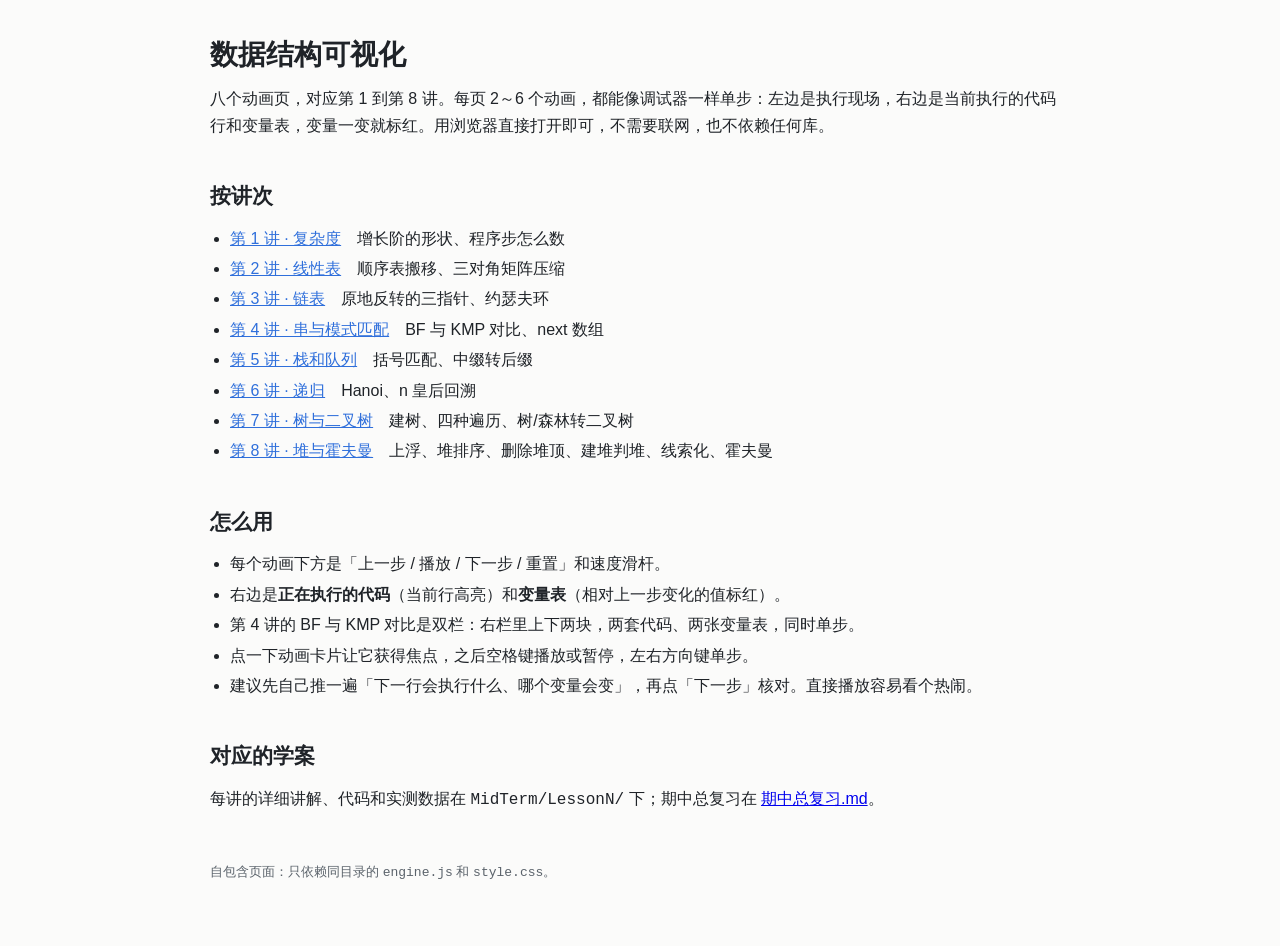
<file: DataStructure/MidTerm/viz/index.html>
<!doctype html>
<html lang="zh-CN">
<head>
<meta charset="utf-8">
<meta name="viewport" content="width=device-width, initial-scale=1">
<title>数据结构可视化 · 第 1-8 讲</title>
<link rel="stylesheet" href="style.css">
</head>
<body>
<div class="wrap text">
<h1>数据结构可视化</h1>
<p>八个动画页，对应第 1 到第 8 讲。每页 2～6 个动画，都能像调试器一样单步：左边是执行现场，右边是当前执行的代码行和变量表，变量一变就标红。用浏览器直接打开即可，不需要联网，也不依赖任何库。</p>

<h2>按讲次</h2>
<ul class="plain links">
  <li><a href="l1.html">第 1 讲 · 复杂度</a>　增长阶的形状、程序步怎么数</li>
  <li><a href="l2.html">第 2 讲 · 线性表</a>　顺序表搬移、三对角矩阵压缩</li>
  <li><a href="l3.html">第 3 讲 · 链表</a>　原地反转的三指针、约瑟夫环</li>
  <li><a href="l4.html">第 4 讲 · 串与模式匹配</a>　BF 与 KMP 对比、next 数组</li>
  <li><a href="l5.html">第 5 讲 · 栈和队列</a>　括号匹配、中缀转后缀</li>
  <li><a href="l6.html">第 6 讲 · 递归</a>　Hanoi、n 皇后回溯</li>
  <li><a href="l7.html">第 7 讲 · 树与二叉树</a>　建树、四种遍历、树/森林转二叉树</li>
  <li><a href="l8.html">第 8 讲 · 堆与霍夫曼</a>　上浮、堆排序、删除堆顶、建堆判堆、线索化、霍夫曼</li>
</ul>

<h2>怎么用</h2>
<ul class="plain">
  <li>每个动画下方是「上一步 / 播放 / 下一步 / 重置」和速度滑杆。</li>
  <li>右边是<strong>正在执行的代码</strong>（当前行高亮）和<strong>变量表</strong>（相对上一步变化的值标红）。</li>
  <li>第 4 讲的 BF 与 KMP 对比是双栏：右栏里上下两块，两套代码、两张变量表，同时单步。</li>
  <li>点一下动画卡片让它获得焦点，之后空格键播放或暂停，左右方向键单步。</li>
  <li>建议先自己推一遍「下一行会执行什么、哪个变量会变」，再点「下一步」核对。直接播放容易看个热闹。</li>
</ul>

<h2>对应的学案</h2>
<p>每讲的详细讲解、代码和实测数据在 <code>MidTerm/LessonN/</code> 下；期中总复习在 <a href="../期中总复习.md">期中总复习.md</a>。</p>

<footer>自包含页面：只依赖同目录的 <code>engine.js</code> 和 <code>style.css</code>。</footer>
</div>
</body>
</html>
</file>
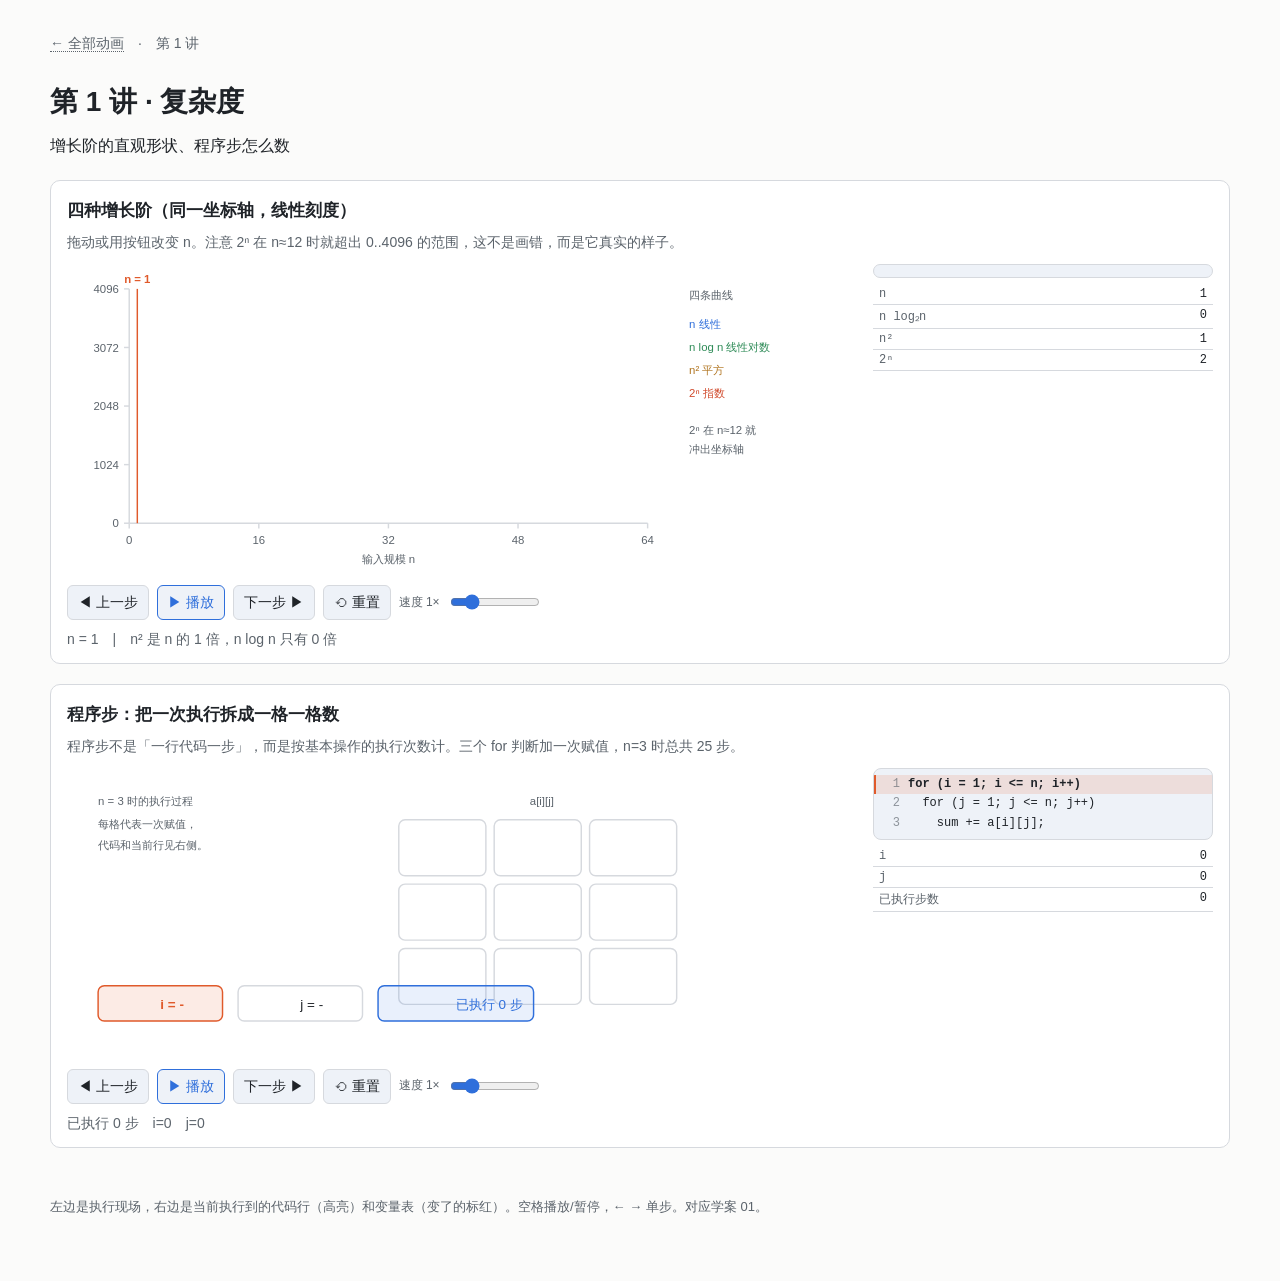
<file: DataStructure/MidTerm/viz/l1.html>
<!doctype html>
<html lang="zh-CN">
<head>
<meta charset="utf-8">
<meta name="viewport" content="width=device-width, initial-scale=1">
<title>第 1 讲 · 复杂度 · 数据结构可视化</title>
<link rel="stylesheet" href="style.css">
</head>
<body>
<div class="wrap">
<nav class="top"><a href="index.html">← 全部动画</a>　·　第 1 讲</nav>
<h1>第 1 讲 · 复杂度</h1>
<p>增长阶的直观形状、程序步怎么数</p>

<div id="a1"></div>
<div id="a2"></div>

<footer>左边是执行现场，右边是当前执行到的代码行（高亮）和变量表（变了的标红）。空格播放/暂停，← → 单步。对应学案 01。</footer>
</div>
<script src="engine.js"></script>
<script src="l1.js"></script>
</body>
</html>
</file>
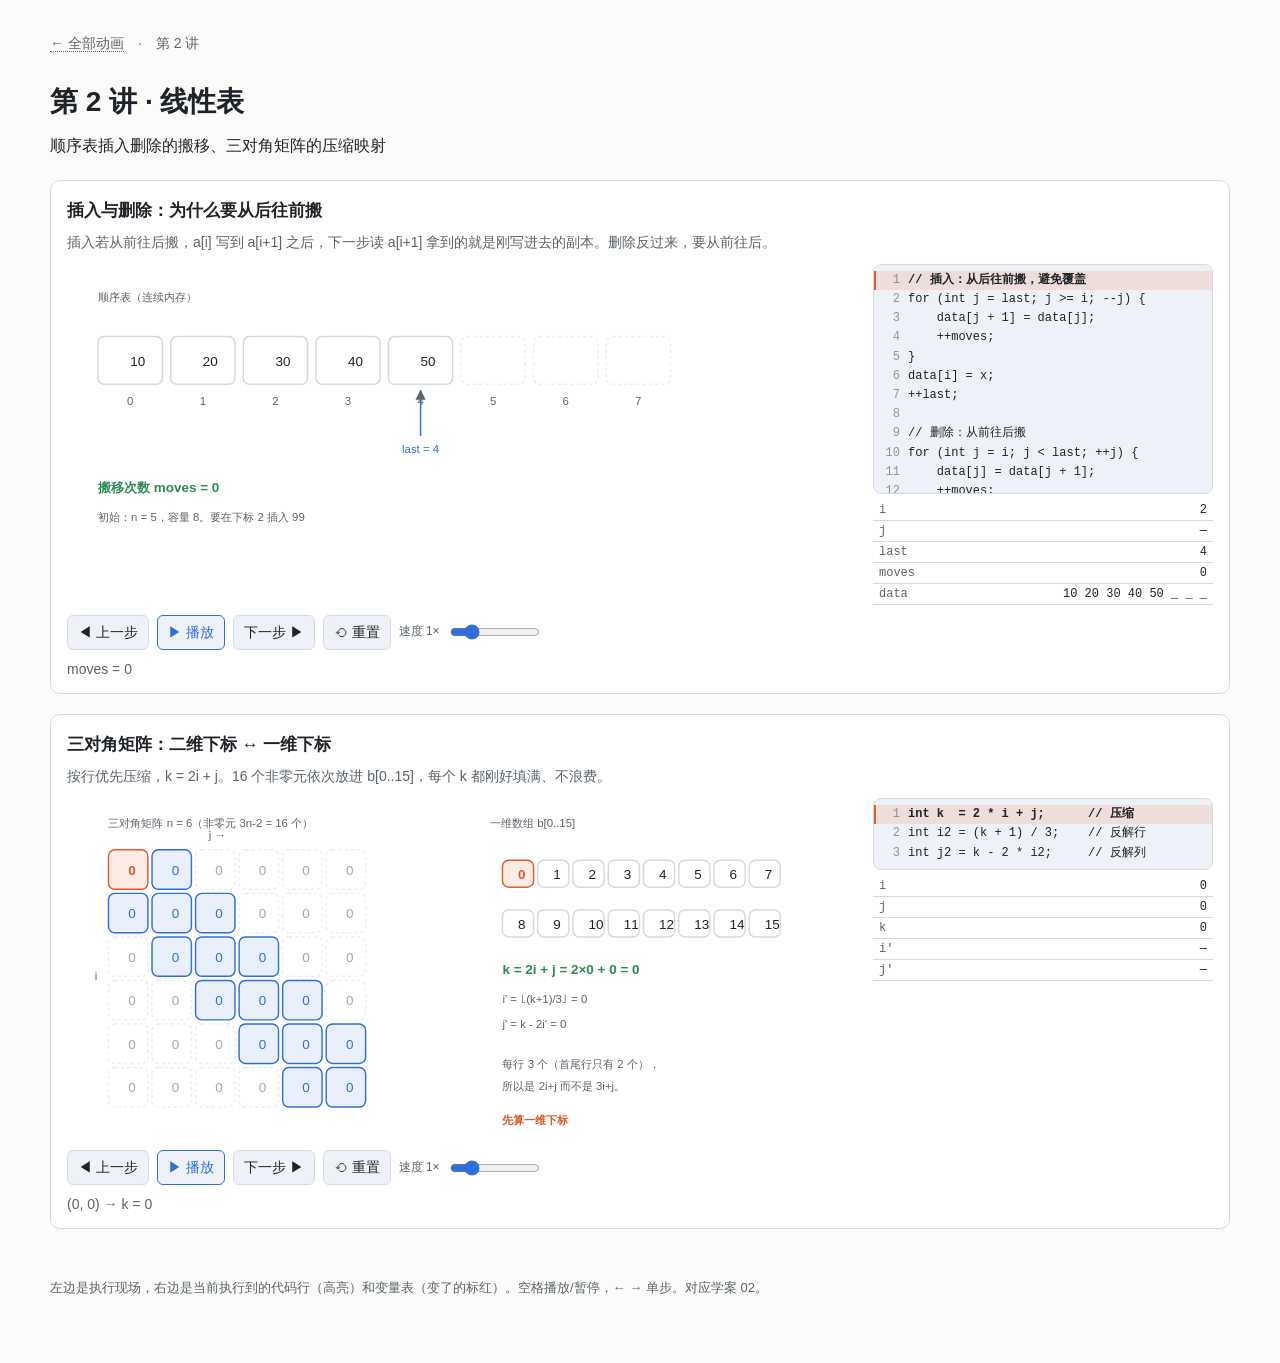
<file: DataStructure/MidTerm/viz/l2.html>
<!doctype html>
<html lang="zh-CN">
<head>
<meta charset="utf-8">
<meta name="viewport" content="width=device-width, initial-scale=1">
<title>第 2 讲 · 线性表 · 数据结构可视化</title>
<link rel="stylesheet" href="style.css">
</head>
<body>
<div class="wrap">
<nav class="top"><a href="index.html">← 全部动画</a>　·　第 2 讲</nav>
<h1>第 2 讲 · 线性表</h1>
<p>顺序表插入删除的搬移、三对角矩阵的压缩映射</p>

<div id="a1"></div>
<div id="a2"></div>

<footer>左边是执行现场，右边是当前执行到的代码行（高亮）和变量表（变了的标红）。空格播放/暂停，← → 单步。对应学案 02。</footer>
</div>
<script src="engine.js"></script>
<script src="l2.js"></script>
</body>
</html>
</file>
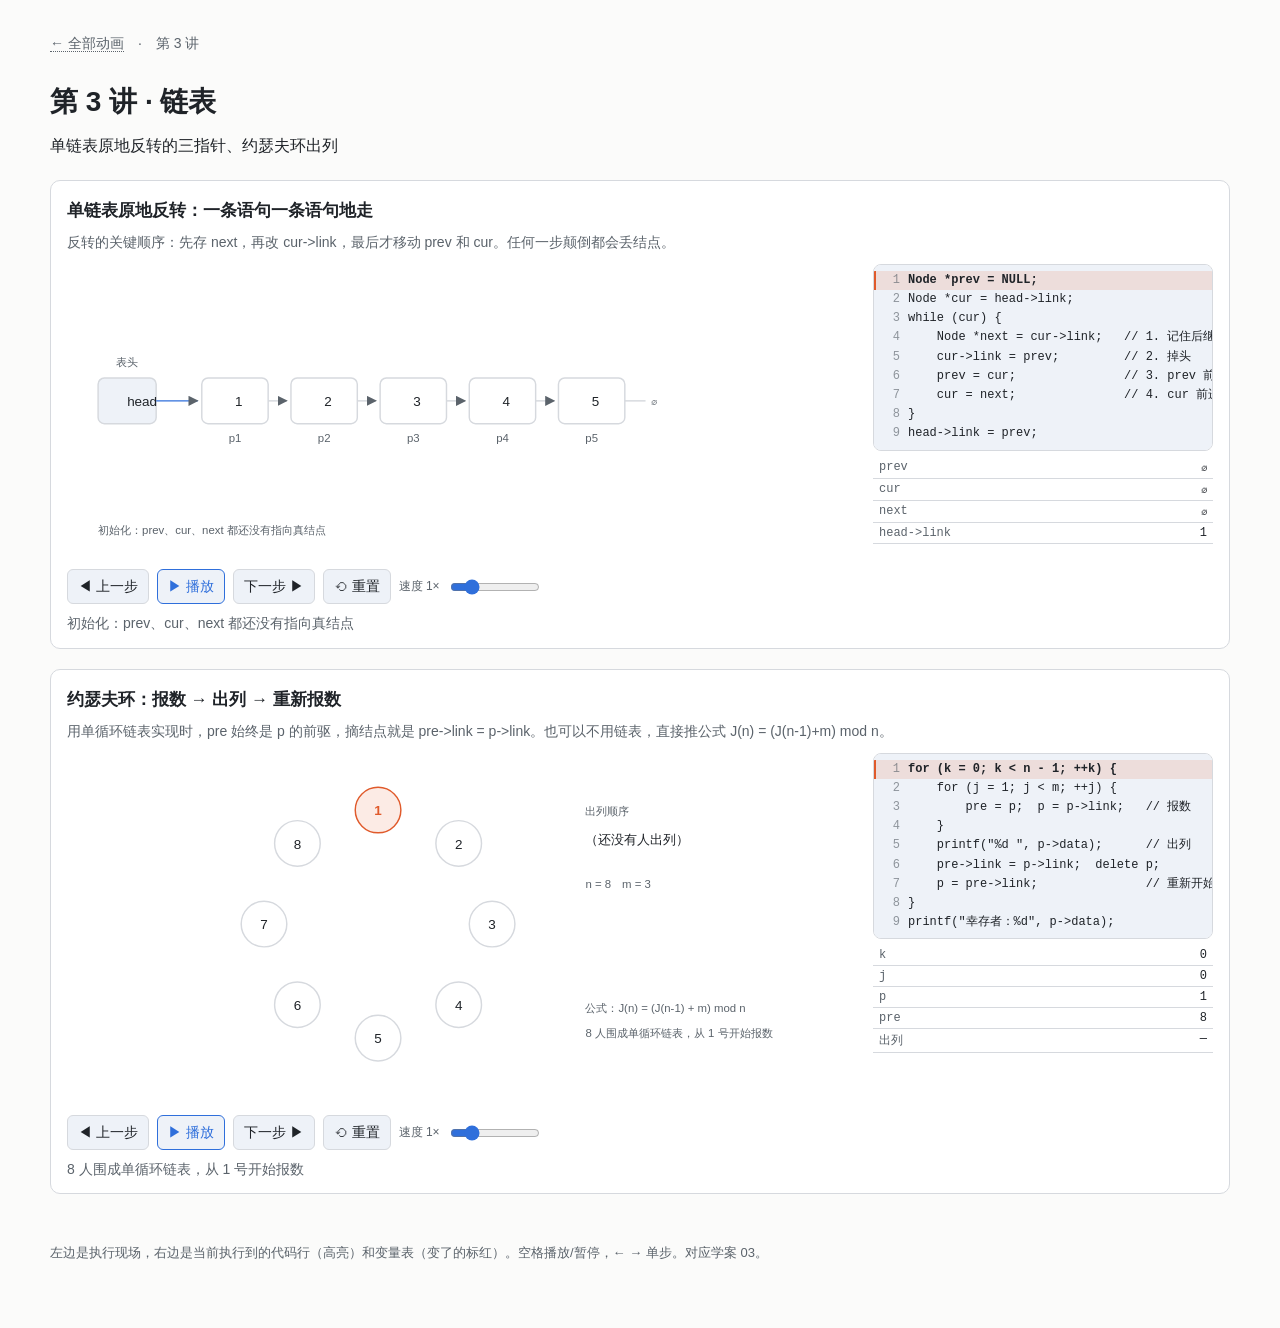
<file: DataStructure/MidTerm/viz/l3.html>
<!doctype html>
<html lang="zh-CN">
<head>
<meta charset="utf-8">
<meta name="viewport" content="width=device-width, initial-scale=1">
<title>第 3 讲 · 链表 · 数据结构可视化</title>
<link rel="stylesheet" href="style.css">
</head>
<body>
<div class="wrap">
<nav class="top"><a href="index.html">← 全部动画</a>　·　第 3 讲</nav>
<h1>第 3 讲 · 链表</h1>
<p>单链表原地反转的三指针、约瑟夫环出列</p>

<div id="a1"></div>
<div id="a2"></div>

<footer>左边是执行现场，右边是当前执行到的代码行（高亮）和变量表（变了的标红）。空格播放/暂停，← → 单步。对应学案 03。</footer>
</div>
<script src="engine.js"></script>
<script src="l3.js"></script>
</body>
</html>
</file>
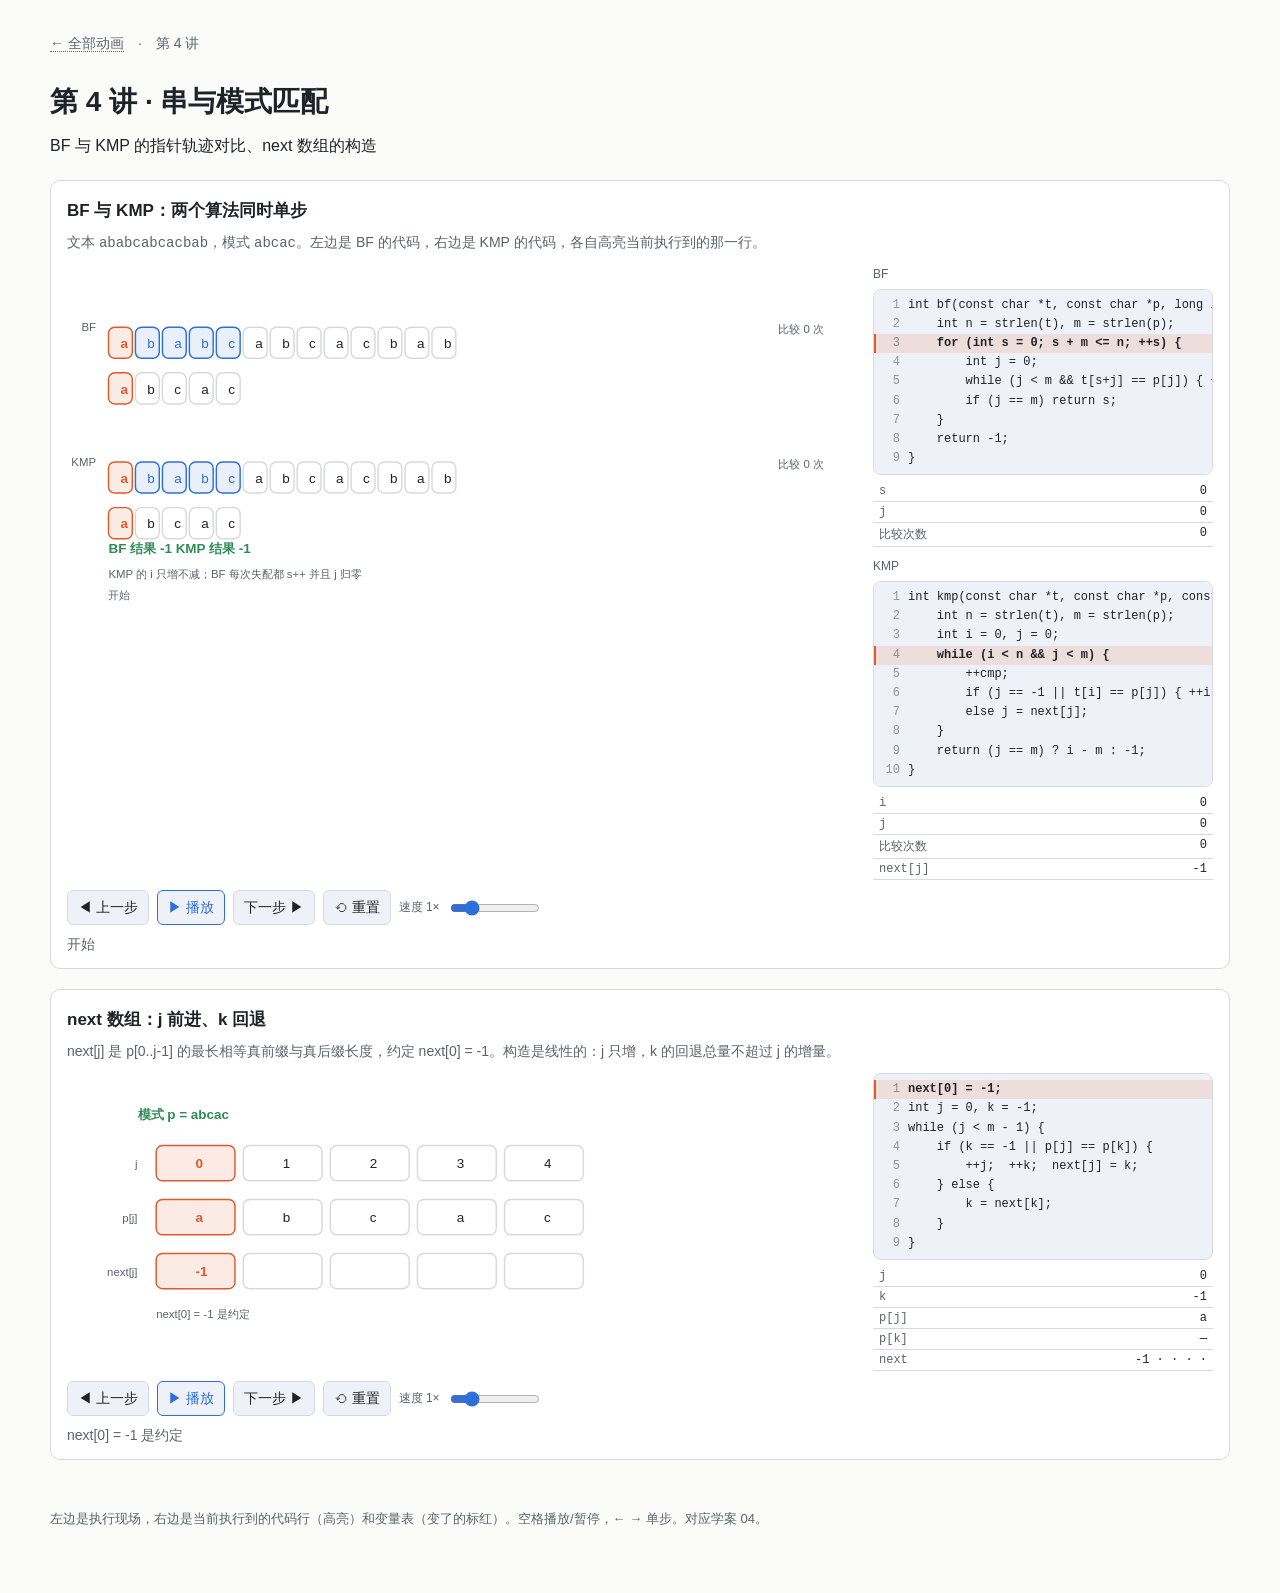
<file: DataStructure/MidTerm/viz/l4.html>
<!doctype html>
<html lang="zh-CN">
<head>
<meta charset="utf-8">
<meta name="viewport" content="width=device-width, initial-scale=1">
<title>第 4 讲 · 串与模式匹配 · 数据结构可视化</title>
<link rel="stylesheet" href="style.css">
</head>
<body>
<div class="wrap">
<nav class="top"><a href="index.html">← 全部动画</a>　·　第 4 讲</nav>
<h1>第 4 讲 · 串与模式匹配</h1>
<p>BF 与 KMP 的指针轨迹对比、next 数组的构造</p>

<div id="a1"></div>
<div id="a2"></div>

<footer>左边是执行现场，右边是当前执行到的代码行（高亮）和变量表（变了的标红）。空格播放/暂停，← → 单步。对应学案 04。</footer>
</div>
<script src="engine.js"></script>
<script src="l4.js"></script>
</body>
</html>
</file>
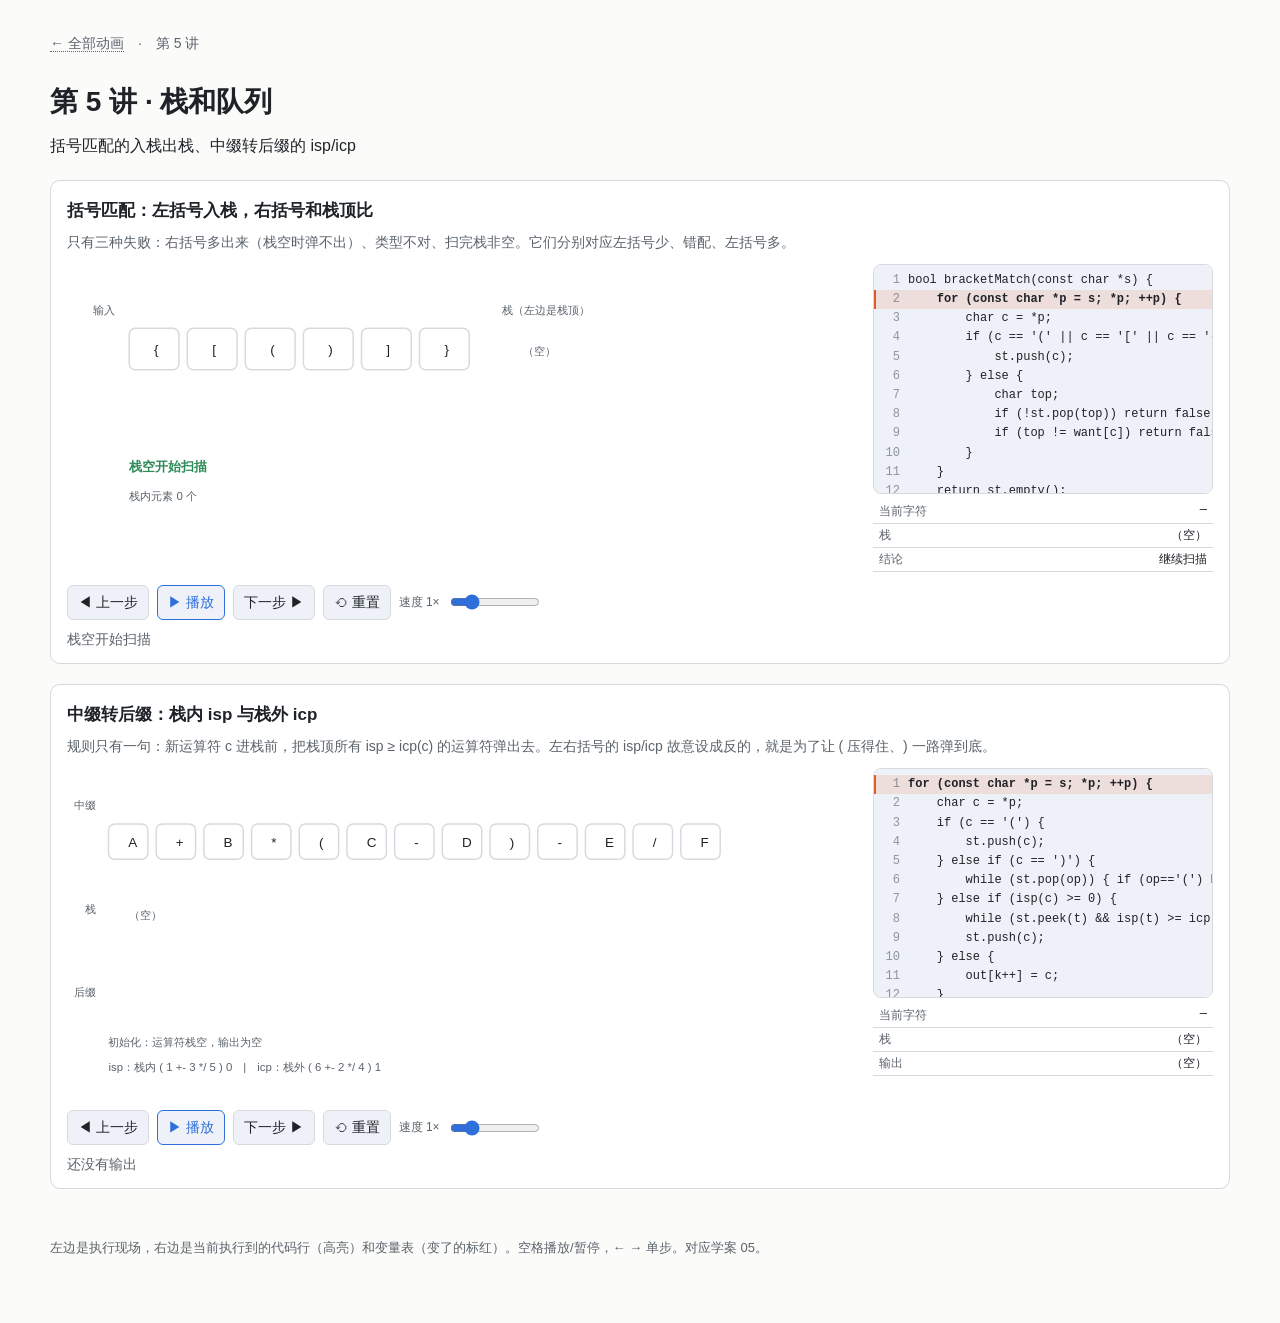
<file: DataStructure/MidTerm/viz/l5.html>
<!doctype html>
<html lang="zh-CN">
<head>
<meta charset="utf-8">
<meta name="viewport" content="width=device-width, initial-scale=1">
<title>第 5 讲 · 栈和队列 · 数据结构可视化</title>
<link rel="stylesheet" href="style.css">
</head>
<body>
<div class="wrap">
<nav class="top"><a href="index.html">← 全部动画</a>　·　第 5 讲</nav>
<h1>第 5 讲 · 栈和队列</h1>
<p>括号匹配的入栈出栈、中缀转后缀的 isp/icp</p>

<div id="a1"></div>
<div id="a2"></div>

<footer>左边是执行现场，右边是当前执行到的代码行（高亮）和变量表（变了的标红）。空格播放/暂停，← → 单步。对应学案 05。</footer>
</div>
<script src="engine.js"></script>
<script src="l5.js"></script>
</body>
</html>
</file>
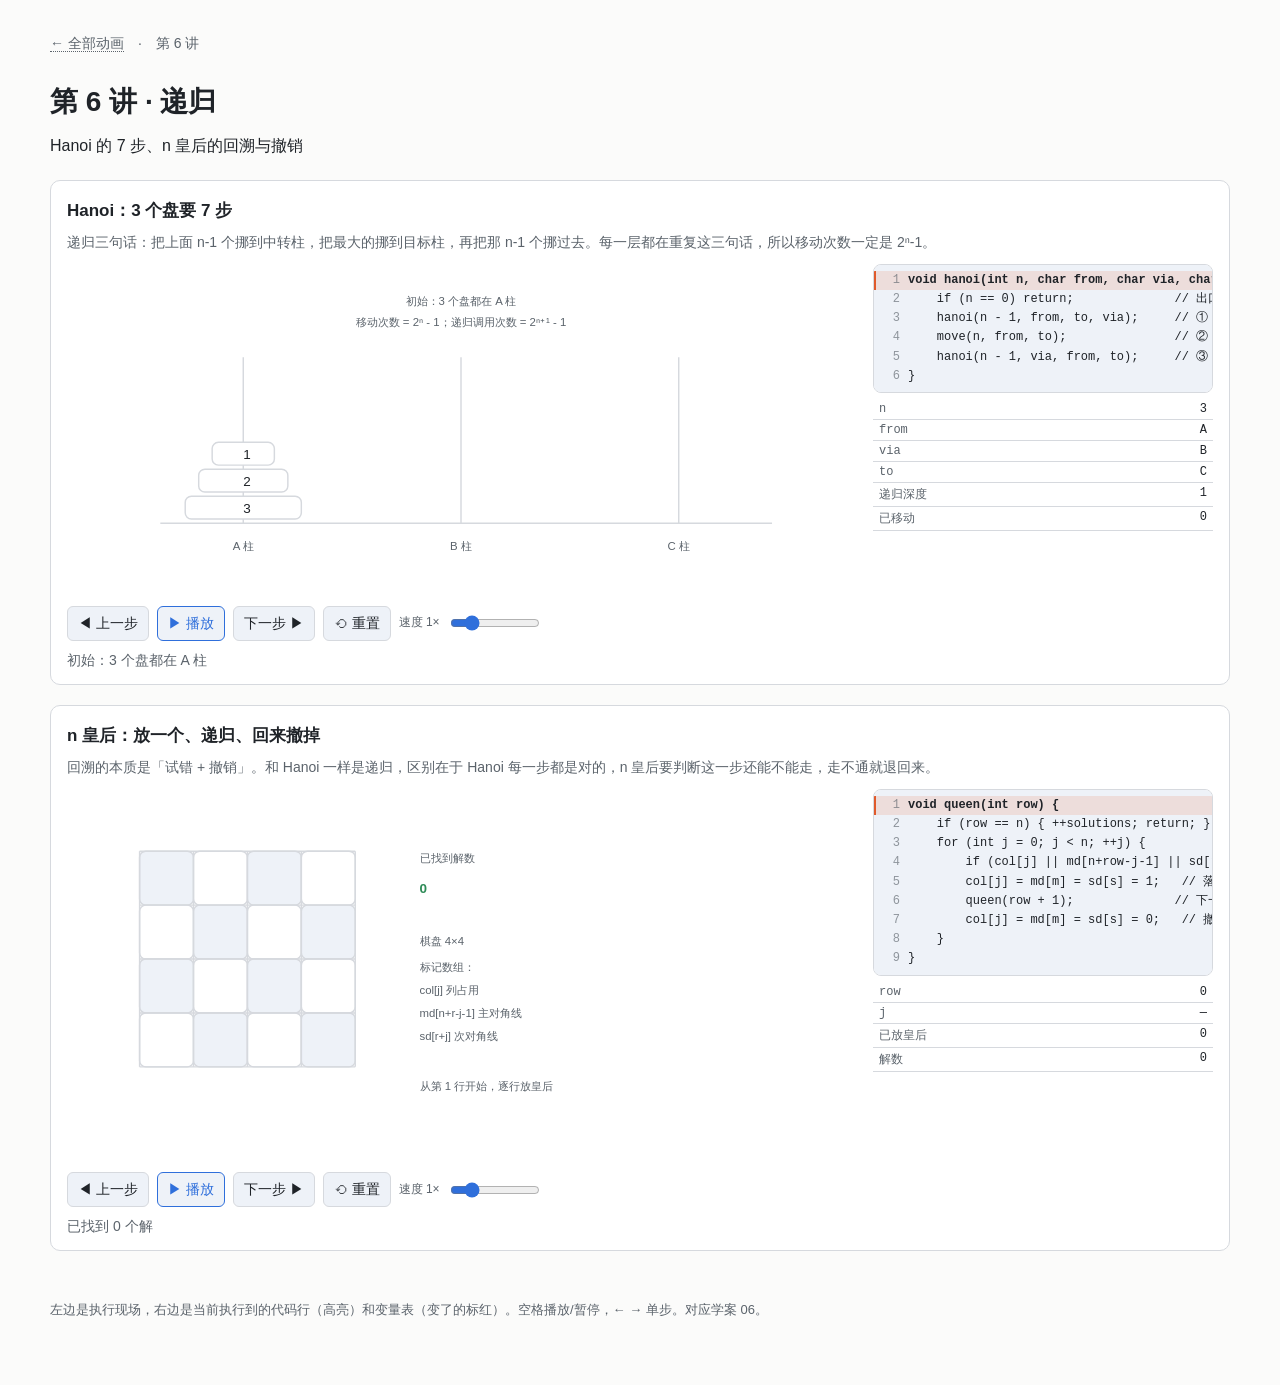
<file: DataStructure/MidTerm/viz/l6.html>
<!doctype html>
<html lang="zh-CN">
<head>
<meta charset="utf-8">
<meta name="viewport" content="width=device-width, initial-scale=1">
<title>第 6 讲 · 递归 · 数据结构可视化</title>
<link rel="stylesheet" href="style.css">
</head>
<body>
<div class="wrap">
<nav class="top"><a href="index.html">← 全部动画</a>　·　第 6 讲</nav>
<h1>第 6 讲 · 递归</h1>
<p>Hanoi 的 7 步、n 皇后的回溯与撤销</p>

<div id="a1"></div>
<div id="a2"></div>

<footer>左边是执行现场，右边是当前执行到的代码行（高亮）和变量表（变了的标红）。空格播放/暂停，← → 单步。对应学案 06。</footer>
</div>
<script src="engine.js"></script>
<script src="l6.js"></script>
</body>
</html>
</file>
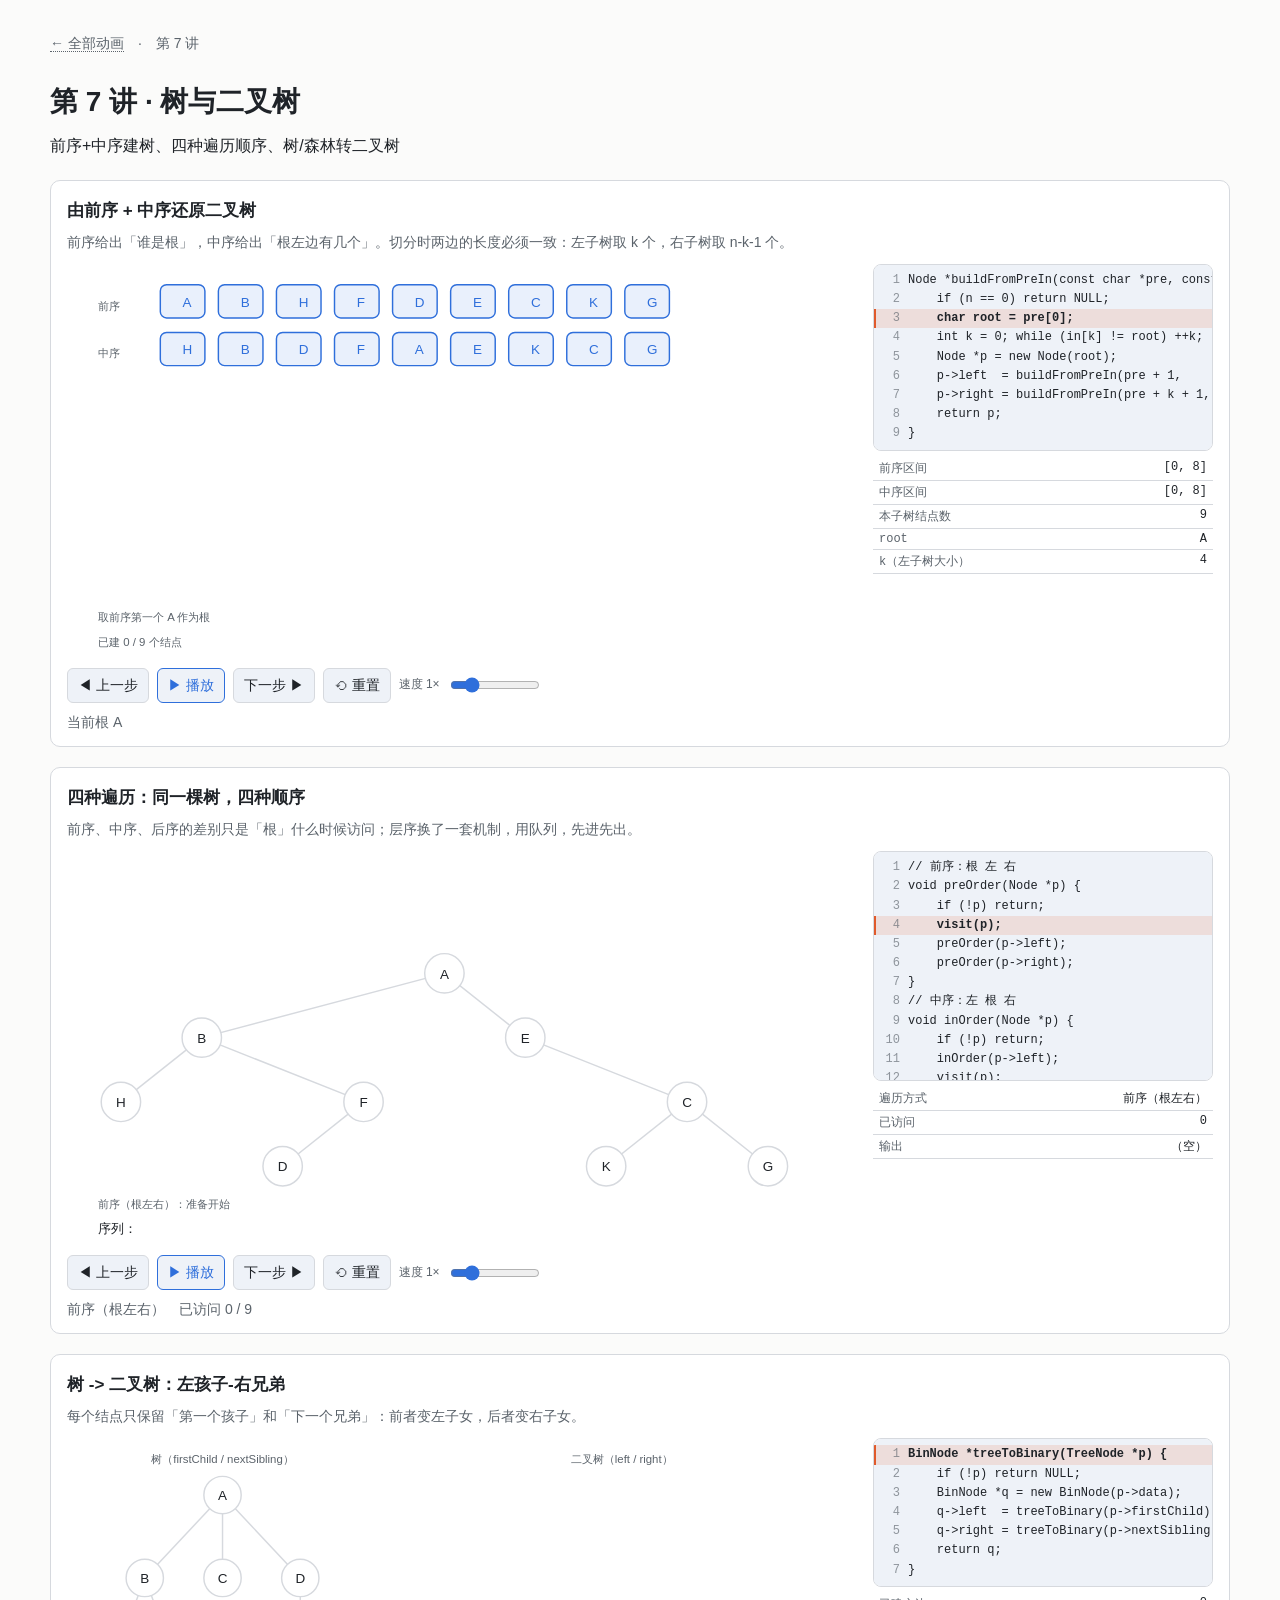
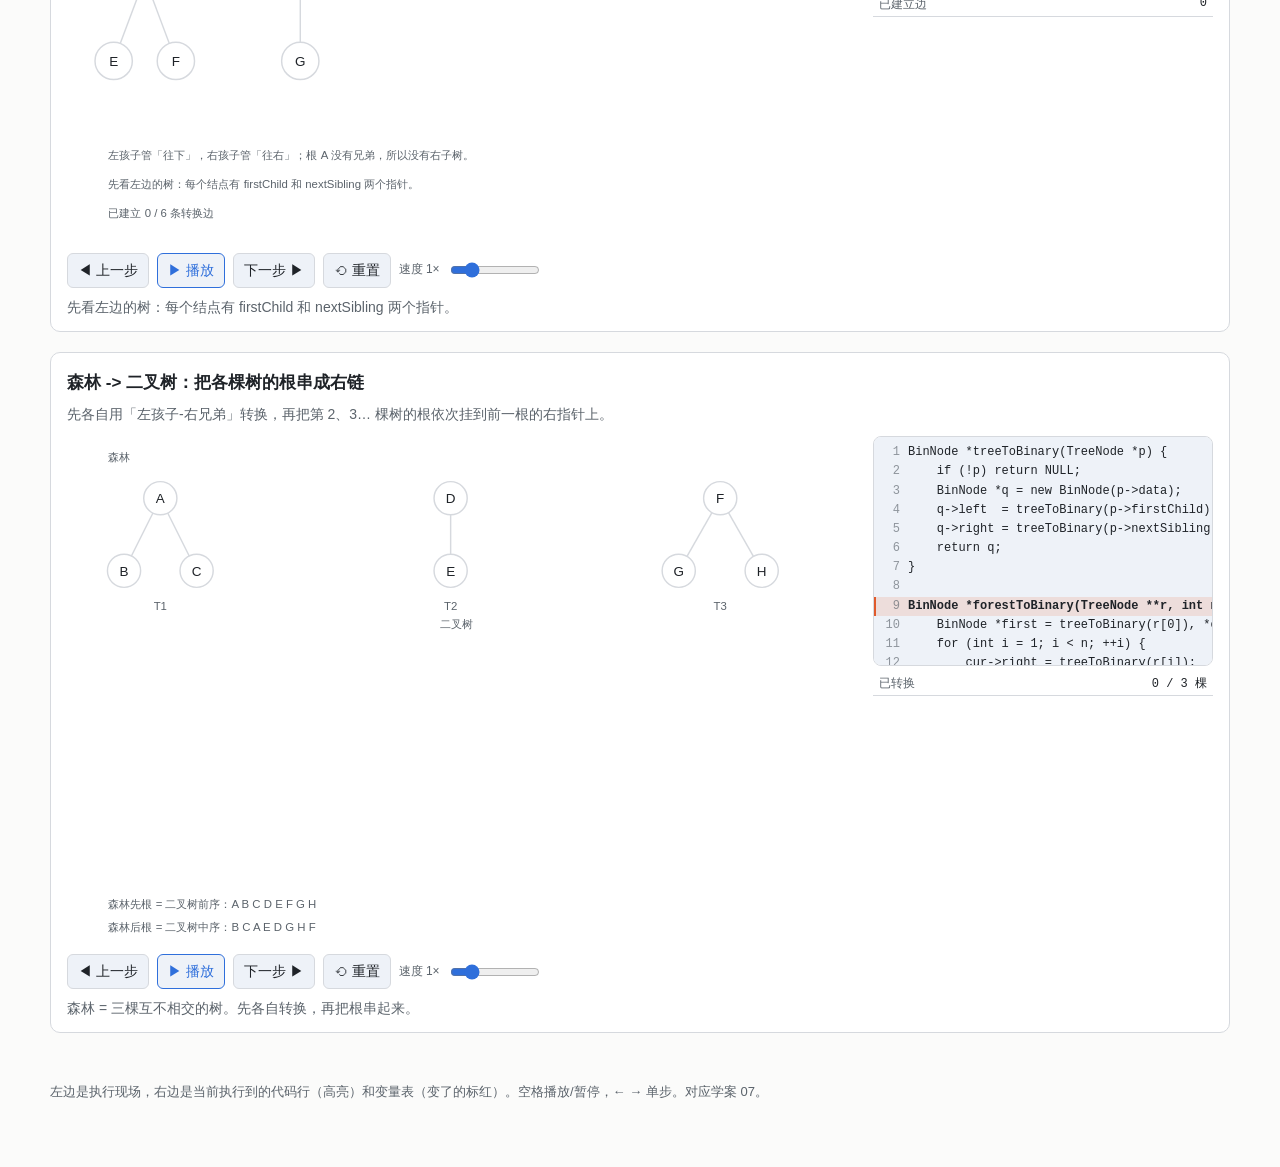
<file: DataStructure/MidTerm/viz/l7.html>
<!doctype html>
<html lang="zh-CN">
<head>
<meta charset="utf-8">
<meta name="viewport" content="width=device-width, initial-scale=1">
<title>第 7 讲 · 树与二叉树 · 数据结构可视化</title>
<link rel="stylesheet" href="style.css">
</head>
<body>
<div class="wrap">
<nav class="top"><a href="index.html">← 全部动画</a>　·　第 7 讲</nav>
<h1>第 7 讲 · 树与二叉树</h1>
<p>前序+中序建树、四种遍历顺序、树/森林转二叉树</p>

<div id="a1"></div>
<div id="a2"></div>
<div id="a3"></div>
<div id="a4"></div>

<footer>左边是执行现场，右边是当前执行到的代码行（高亮）和变量表（变了的标红）。空格播放/暂停，← → 单步。对应学案 07。</footer>
</div>
<script src="engine.js"></script>
<script src="l7.js"></script>
</body>
</html>
</file>
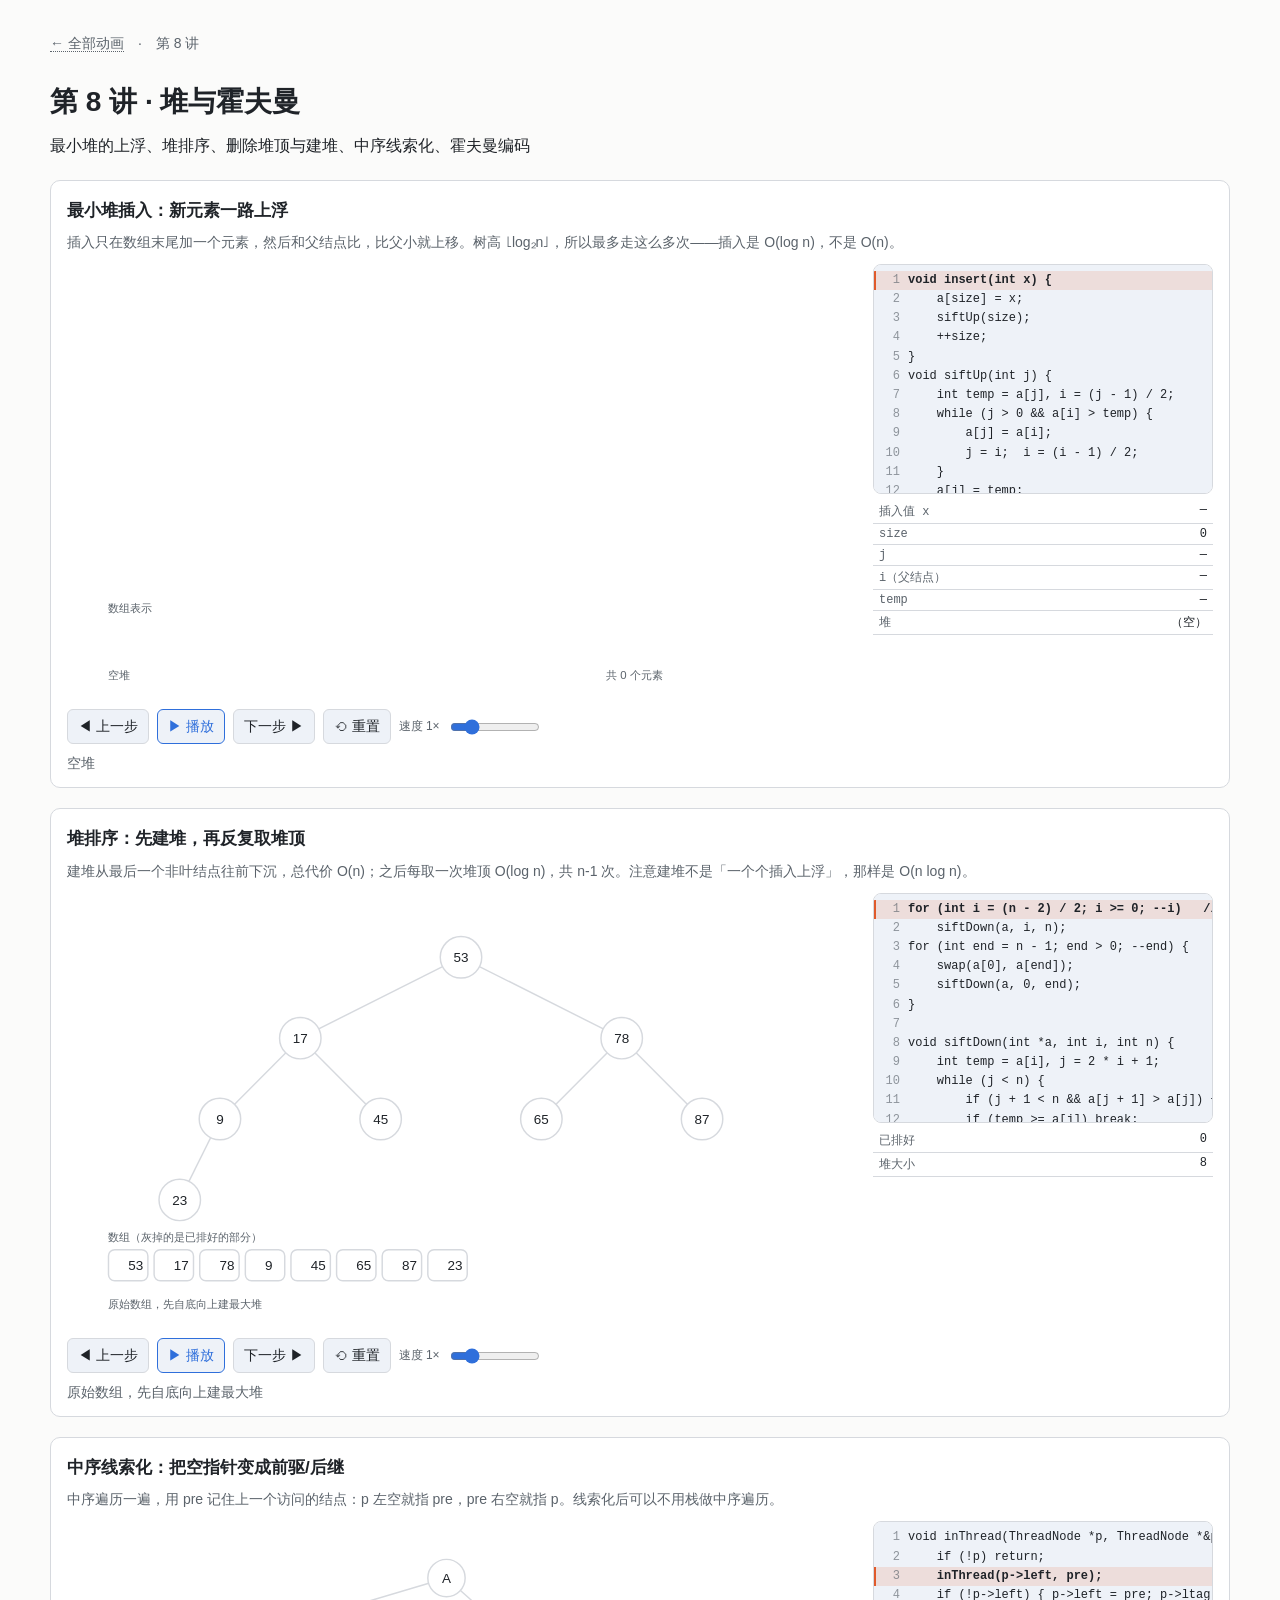
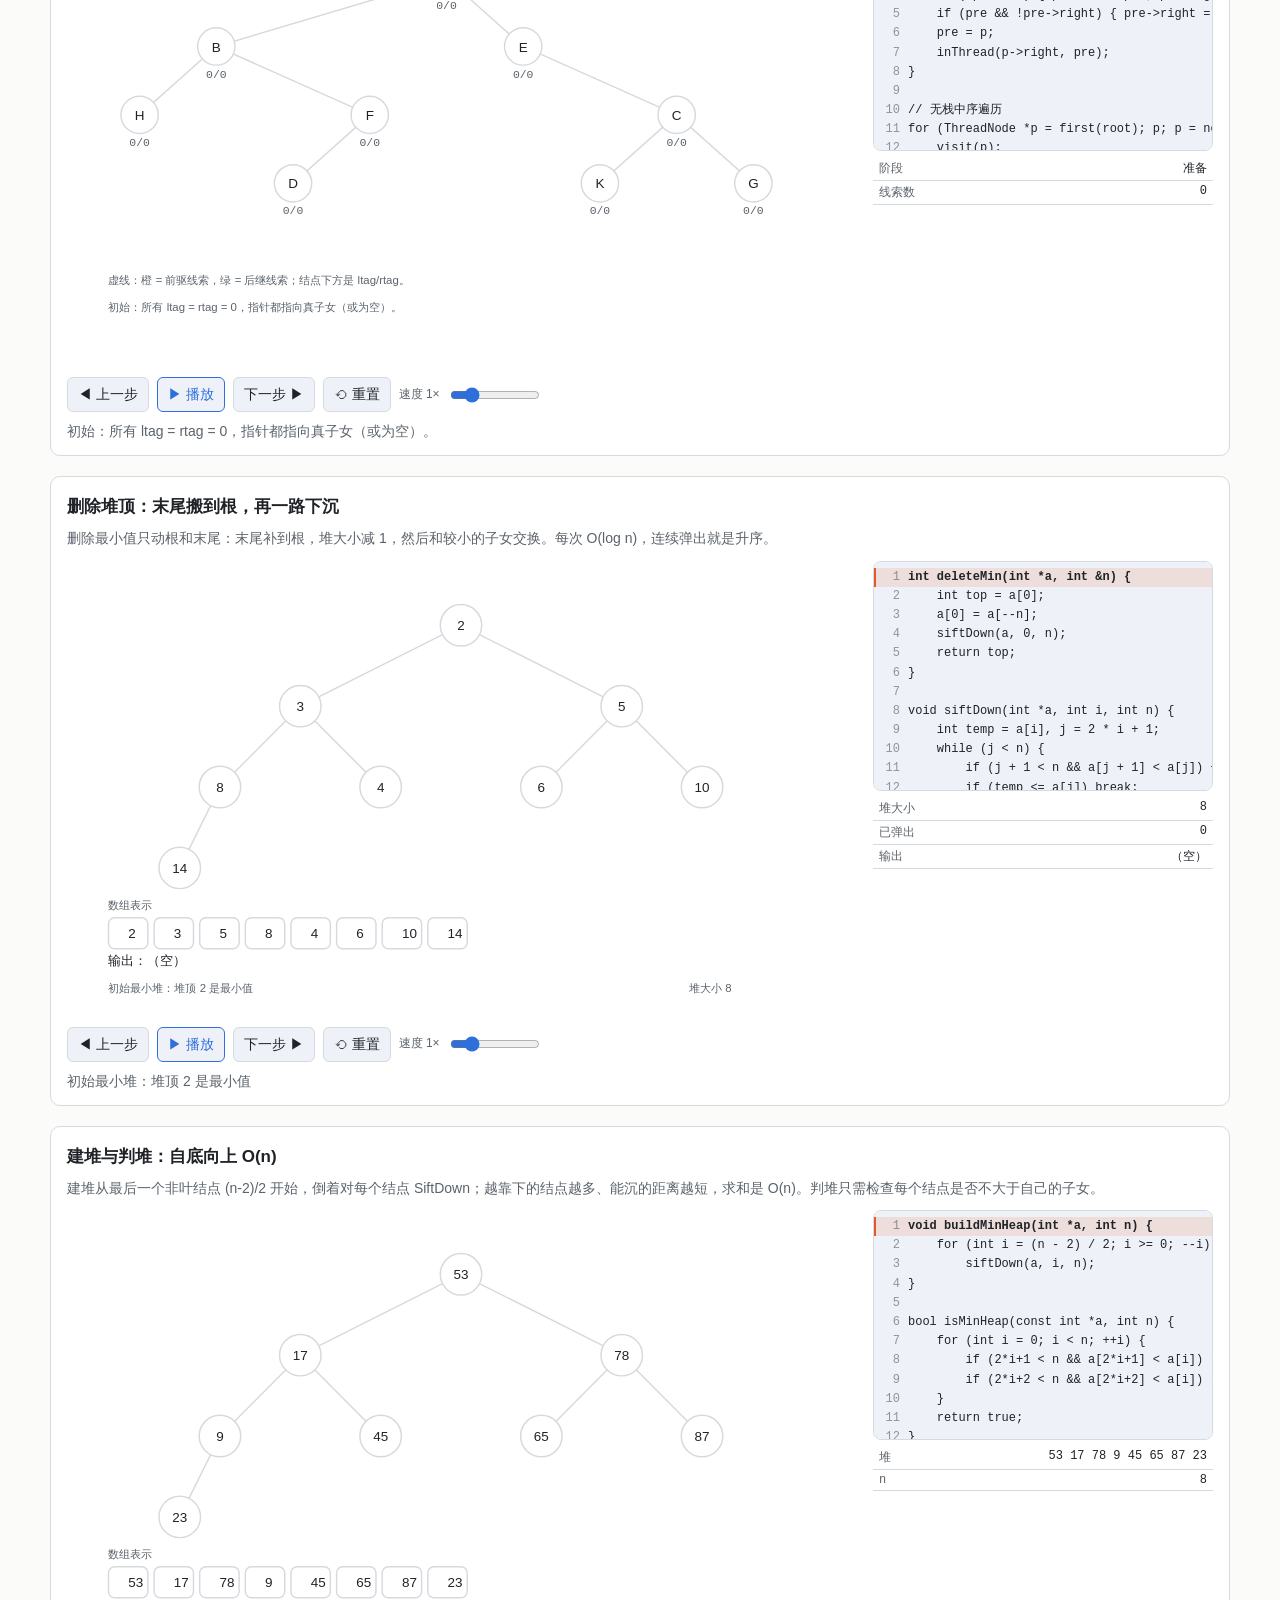
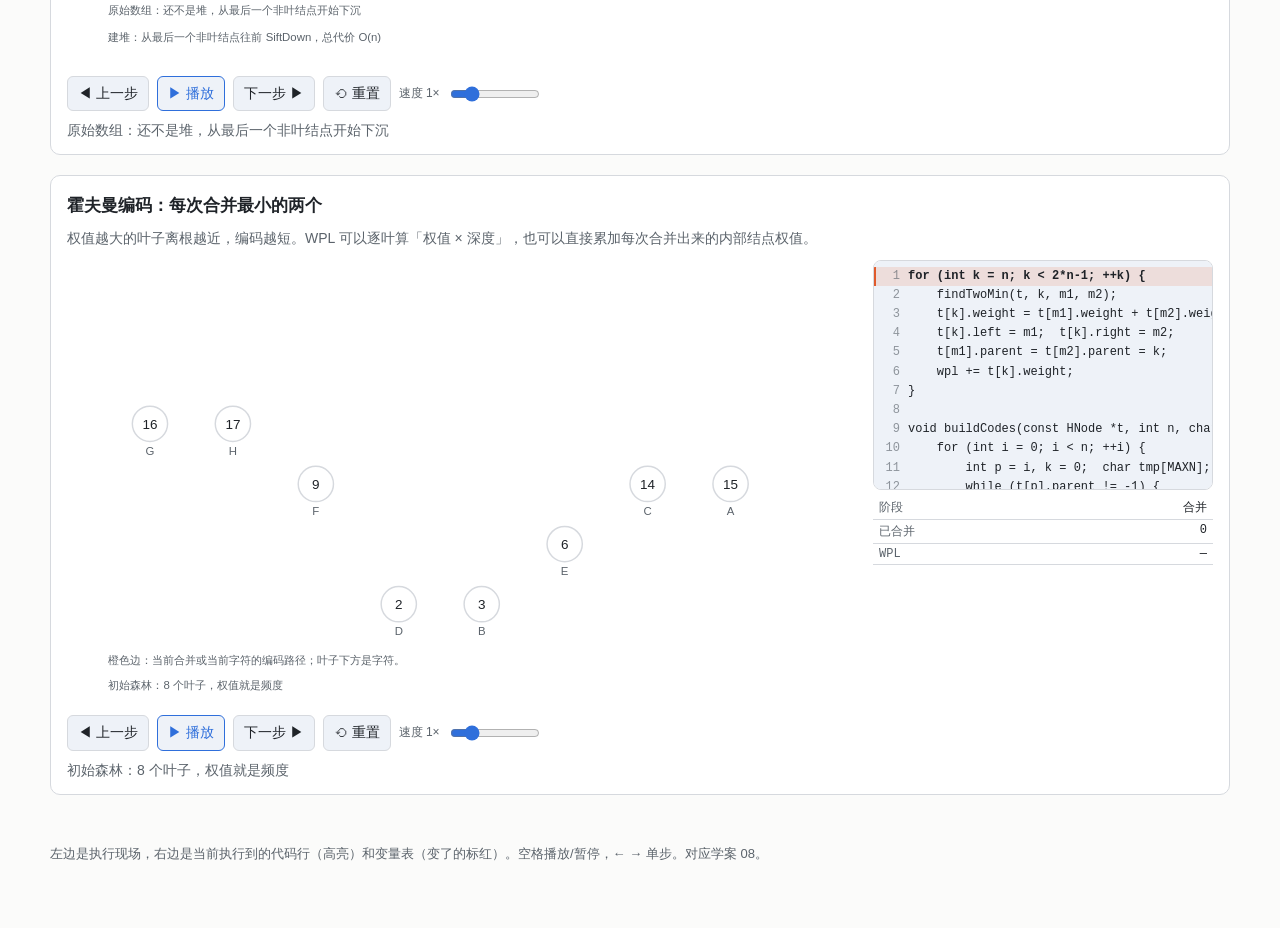
<file: DataStructure/MidTerm/viz/l8.html>
<!doctype html>
<html lang="zh-CN">
<head>
<meta charset="utf-8">
<meta name="viewport" content="width=device-width, initial-scale=1">
<title>第 8 讲 · 堆与霍夫曼 · 数据结构可视化</title>
<link rel="stylesheet" href="style.css">
</head>
<body>
<div class="wrap">
<nav class="top"><a href="index.html">← 全部动画</a>　·　第 8 讲</nav>
<h1>第 8 讲 · 堆与霍夫曼</h1>
<p>最小堆的上浮、堆排序、删除堆顶与建堆、中序线索化、霍夫曼编码</p>

<div id="a1"></div>
<div id="a2"></div>
<div id="a3"></div>
<div id="a4"></div>
<div id="a5"></div>
<div id="a6"></div>

<footer>左边是执行现场，右边是当前执行到的代码行（高亮）和变量表（变了的标红）。空格播放/暂停，← → 单步。对应学案 08。</footer>
</div>
<script src="engine.js"></script>
<script src="l8.js"></script>
</body>
</html>
</file>
<file: DataStructure/MidTerm/viz/style.css>
:root {
  --bg: #fbfbfa;
  --fg: #1f2328;
  --muted: #5b636b;
  --line: #d6d9de;
  --accent: #2f6fdb;
  --hot: #e05a2b;
  --ok: #2e8b57;
  --box: #ffffff;
  --box2: #eef2f8;
}

@media (prefers-color-scheme: dark) {
  :root {
    --bg: #1b1d21;
    --fg: #e6e8eb;
    --muted: #9aa2ab;
    --line: #3a3f46;
    --accent: #6ea0ff;
    --hot: #ff8a5c;
    --ok: #5fc98a;
    --box: #24272c;
    --box2: #2f343b;
  }
}

* { box-sizing: border-box; }

body {
  margin: 0;
  padding: 32px 20px 64px;
  background: var(--bg);
  color: var(--fg);
  font: 16px/1.65 -apple-system, "Segoe UI", "Microsoft YaHei", sans-serif;
}

main, .wrap {
  max-width: 1180px;
  margin: 0 auto;
}

/* 文字为主的页面（比如目录）不需要那么宽 */
.wrap.text { max-width: 860px; }

h1 { font-size: 28px; margin: 0 0 8px; }
h2 { font-size: 21px; margin: 40px 0 12px; }
h3 { font-size: 17px; margin: 0 0 6px; }

p { margin: 0 0 12px; }
p.note { color: var(--muted); font-size: 14px; margin-bottom: 10px; }

nav.top { font-size: 14px; color: var(--muted); margin-bottom: 24px; }
nav.top a { color: var(--muted); text-decoration: none; border-bottom: 1px dotted currentColor; }
nav.top a:hover { color: var(--accent); }

.viz {
  border: 1px solid var(--line);
  border-radius: 10px;
  padding: 16px 16px 12px;
  margin: 20px 0;
  background: var(--box);
  outline: none;
}
.viz:focus-visible { border-color: var(--accent); }

.stage {
  display: block;
  width: 100%;
  height: auto;
}

/* 左图右码：左边执行现场，右边代码 + 变量，下面才是按钮 */
.stagewrap {
  display: flex;
  gap: 18px;
  align-items: flex-start;
  margin: 6px 0 10px;
}
.stagewrap .canvas {
  flex: 1 1 620px;
  min-width: 0;
}
.stagewrap .dbg {
  flex: 0 0 340px;
  display: flex;
  flex-direction: column;
  gap: 10px;
  min-width: 0;
}
.stagewrap .dbg .col { min-width: 0; }

@media (max-width: 980px) {
  .stagewrap { flex-wrap: wrap; }
  .stagewrap .canvas,
  .stagewrap .dbg { flex: 1 1 100%; }
}

.bar {
  display: flex;
  flex-wrap: wrap;
  align-items: center;
  gap: 8px;
  margin-top: 4px;
}
.bar button {
  font: inherit;
  font-size: 14px;
  padding: 5px 10px;
  border: 1px solid var(--line);
  border-radius: 6px;
  background: var(--box2);
  color: var(--fg);
  cursor: pointer;
}
.bar button:hover { border-color: var(--accent); }
.bar button.primary { border-color: var(--accent); color: var(--accent); }
.bar input[type="range"] { width: 90px; accent-color: var(--accent); }
.bar .small { font-size: 12px; color: var(--muted); }

.cap {
  margin-top: 8px;
  min-height: 22px;
  font-size: 14px;
  color: var(--muted);
  font-variant-numeric: tabular-nums;
}

/* 调试视图：代码 + 变量（在右栏，纵向排列） */
.dbg {
  display: flex;
  flex-direction: column;
  gap: 12px;
}
.dbg .col { min-width: 0; }
.dbg .ctitle {
  font-size: 12px;
  color: var(--muted);
  margin-bottom: 4px;
}

pre.code {
  margin: 0;
  max-height: 230px;
  overflow: auto;
  background: var(--box2);
  border: 1px solid var(--line);
  border-radius: 8px;
  padding: 6px 0;
  font: 12px/1.6 Consolas, "Cascadia Mono", "SF Mono", monospace;
}
pre.code .cl {
  display: flex;
  padding: 0 10px 0 0;
  white-space: pre;
}
pre.code .cl.on {
  background: rgba(224, 90, 43, .14);
  box-shadow: inset 2px 0 0 var(--hot);
}
pre.code .cl.on .ct { color: var(--fg); font-weight: 600; }
pre.code .lnum {
  flex: none;
  width: 26px;
  margin-right: 8px;
  text-align: right;
  color: var(--muted);
  opacity: .65;
  user-select: none;
}

table.vars {
  width: 100%;
  border-collapse: collapse;
  margin-top: 6px;
  font: 12px Consolas, "Cascadia Mono", monospace;
}
table.vars td {
  padding: 3px 6px;
  border-bottom: 1px solid var(--line);
  vertical-align: top;
}
table.vars td.k { color: var(--muted); width: 40%; }
table.vars td.v { text-align: right; word-break: break-all; }
table.vars tr.chg td.v { color: var(--hot); font-weight: 600; }

svg text.tx { fill: var(--fg); font-size: 13px; font-family: inherit; }
svg text.tx.small { font-size: 11px; fill: var(--muted); }
svg text.tx.hot { fill: var(--hot); font-weight: 600; }
svg text.tx.ok { fill: var(--ok); font-weight: 600; }
svg text.tx.acc { fill: var(--accent); }
svg text.tx.dim { fill: var(--muted); opacity: .55; }
svg text.tx.mono { font-family: Consolas, "Cascadia Mono", monospace; }

/* 第 1 讲四条曲线的配色 */
svg path.k1 { stroke: #2f6fdb; }
svg path.k2 { stroke: #2e8b57; }
svg path.k3 { stroke: #b0741f; }
svg path.k4 { stroke: #d0492b; }
svg text.tx.k1 { fill: #2f6fdb; }
svg text.tx.k2 { fill: #2e8b57; }
svg text.tx.k3 { fill: #b0741f; }
svg text.tx.k4 { fill: #d0492b; }

svg rect.bx { fill: var(--box); stroke: var(--line); stroke-width: 1.4; }
svg rect.bx.dim { fill: transparent; stroke: var(--line); stroke-dasharray: 3 3; opacity: .45; }
svg rect.bx.hot { fill: rgba(224, 90, 43, .12); stroke: var(--hot); }
svg rect.bx.ok { fill: rgba(46, 139, 87, .12); stroke: var(--ok); }
svg rect.bx.acc { fill: rgba(47, 111, 219, .10); stroke: var(--accent); }
svg rect.bx.hl { fill: var(--box2); stroke: var(--line); }

svg circle.nd { fill: var(--box); stroke: var(--line); stroke-width: 1.4; }
svg circle.nd.hot { fill: rgba(224, 90, 43, .12); stroke: var(--hot); }
svg circle.nd.ok { fill: rgba(46, 139, 87, .12); stroke: var(--ok); }
svg circle.nd.acc { fill: rgba(47, 111, 219, .10); stroke: var(--accent); }
/* 已排好的部分：空心虚线 + 整体变淡，和待排序的实心圆明显区分 */
svg circle.nd.dim {
  fill: var(--box2);
  stroke: var(--line);
  stroke-dasharray: 4 4;
  opacity: .6;
}

svg line.ln { stroke: var(--line); stroke-width: 1.4; }
svg line.ln.dim { stroke-opacity: .28; }
svg line.ln.acc { stroke: var(--accent); }
svg line.ln.hot { stroke: var(--hot); }
svg line.ln.ok { stroke: var(--ok); }
svg path.ln { stroke: var(--line); stroke-width: 1.4; }
svg path.ln.acc { stroke: var(--accent); }
svg path.ln.hot { stroke: var(--hot); }
svg path.ln.ok { stroke: var(--ok); }
/* 线索：虚线和实线的树边区分开 */
svg path.ln.thread { stroke-dasharray: 5 4; stroke-width: 1.8; }
svg path.arhead { fill: var(--muted); }
svg line.ar.acc { stroke: var(--accent); }
svg line.ar.hot { stroke: var(--hot); }
svg path.ar.acc { stroke: var(--accent); }
svg path.ar.hot { stroke: var(--hot); }

ul.plain { margin: 0 0 12px; padding-left: 20px; }
ul.plain li { margin: 4px 0; }

.links a { color: var(--accent); }
footer { margin-top: 48px; color: var(--muted); font-size: 13px; }

@media (max-width: 600px) {
  body { padding: 20px 12px 48px; }
  .viz { padding: 12px 10px 8px; }
}
</file>
